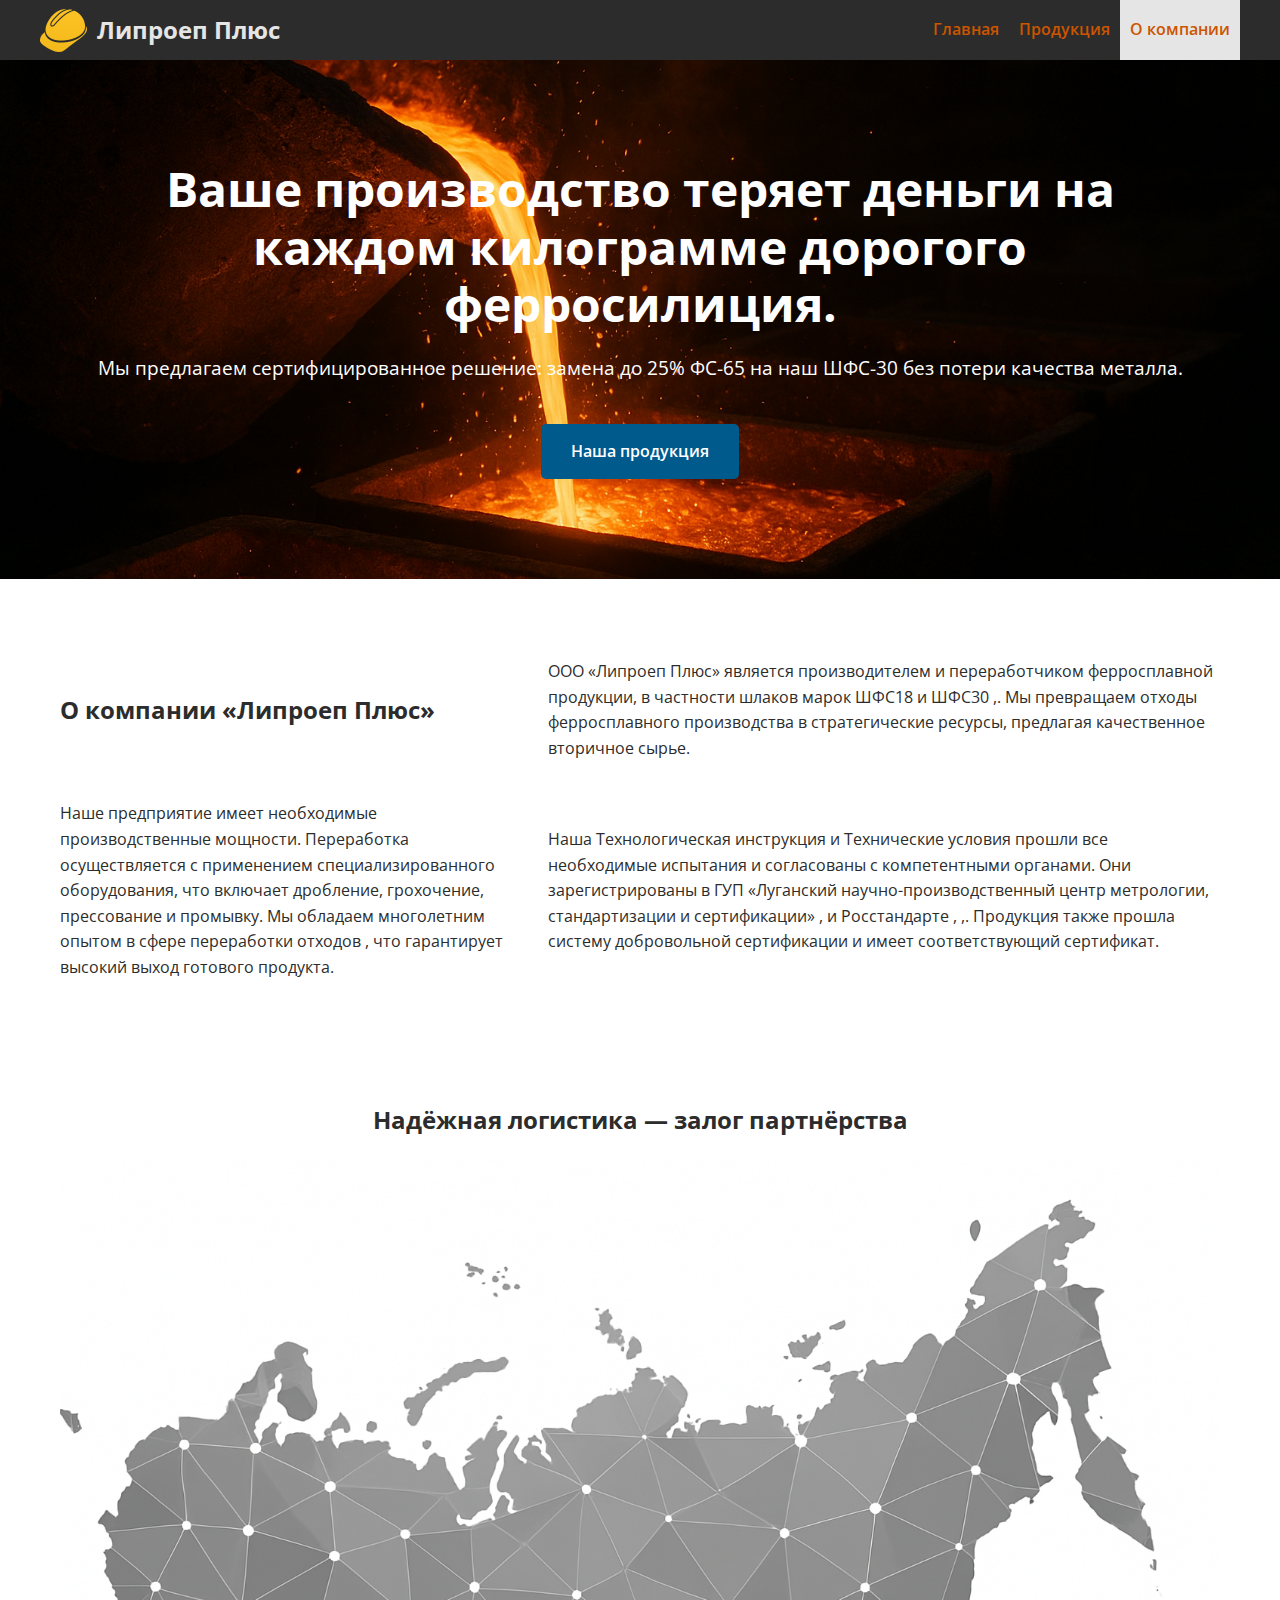
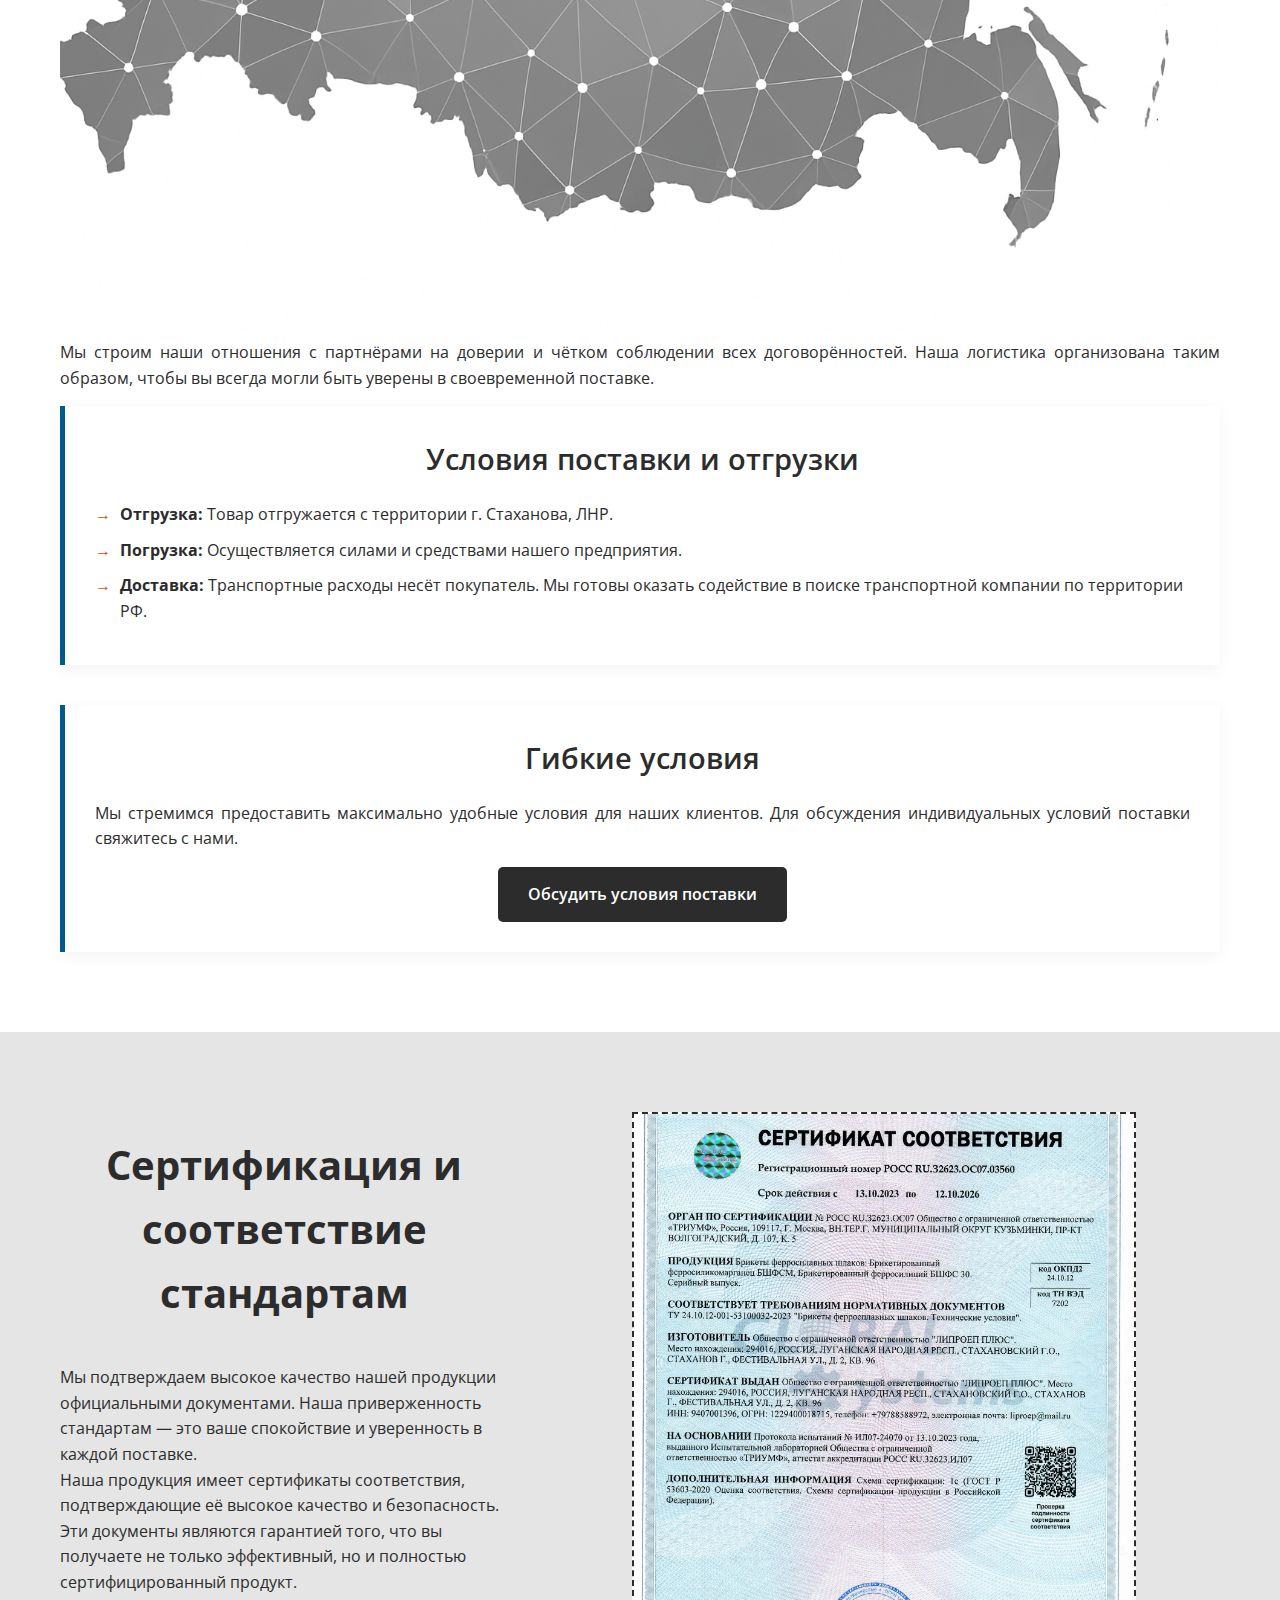
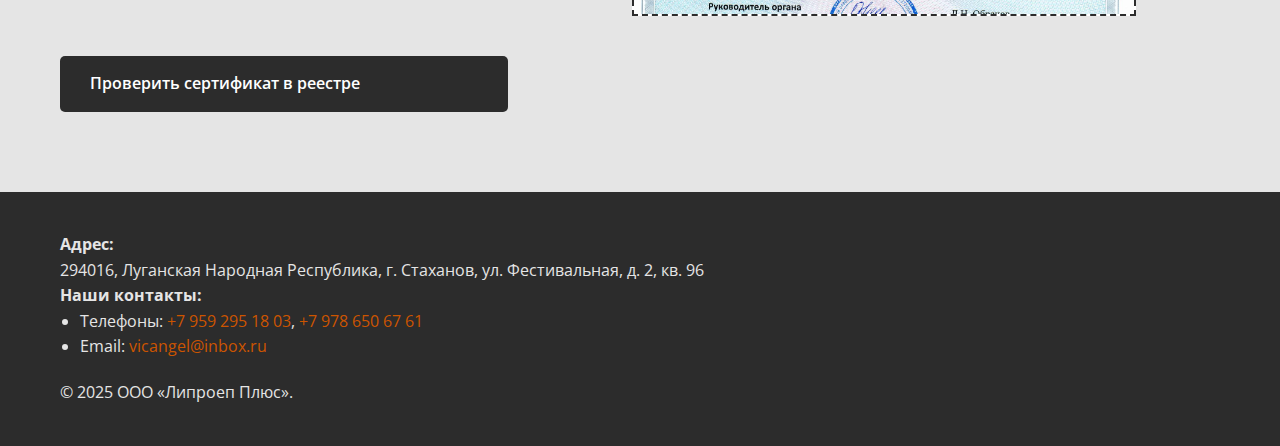
<file: about.html>
<!DOCTYPE html>
<html lang="ru">
<head>
    <meta charset="UTF-8">
    <meta name="viewport" content="width=device-width, initial-scale=1.0">
    <title>ООО «Липроеп Плюс» - B2B решения для металлургии</title>
    <link rel="icon" type="image/png" href="imgs/favicon.png"/>
    <link rel="stylesheet" href="сss/style.css">
    <link rel="preconnect" href="https://fonts.googleapis.com">
    <link rel="preconnect" href="https://fonts.gstatic.com" crossorigin>
    <link href="https://fonts.googleapis.com/css2?family=Open+Sans:wght@400;600;700&display=swap" rel="stylesheet">
</head>
<body>

    <header class="header">
        <div class="container">
            <div class="logo">
                <img src="imgs/005.png" alt="Липроеп Плюс" height="100%">
                <span class="logo-text">Липроеп Плюс</span>
            </div>
            <div class="nav">
                <ul class="nav-list">
                    <li><a href="index.html" class="nav-link">Главная</a></li>
                    <li><a href="products.html" class="nav-link">Продукция</a></li>
                    <li id="select"><a href="about.html" class="nav-link">О компании</a></li>
                </ul>
            </div>
            <button class="burger-menu" aria-label="Меню">
                <span></span>
                <span></span>
                <span></span>
            </button>
        </div>
    </header>

    <main>
        <section class="hero-section" style="background-image: url('imgs/000.png');">
            <div class="hero-content container">
                <h1 class="hero-title">Ваше производство теряет деньги на каждом килограмме дорогого ферросилиция.</h1>
                <p class="hero-subtitle">Мы предлагаем сертифицированное решение: замена до 25% ФС-65 на наш ШФС-30 без потери качества металла.</p>
                <a href="products.html" class="btn btn-primary">Наша продукция</a>
            </div>
        </section>

        <section class="about-section about-section-bg-two" id="about-us">
            <div class="container">
                <h2>О компании «Липроеп Плюс»</h2>
                <p>ООО «Липроеп Плюс» является производителем и переработчиком ферросплавной продукции, в частности шлаков марок ШФС18 и ШФС30 ,. Мы превращаем отходы ферросплавного производства в стратегические ресурсы, предлагая качественное вторичное сырье.</p>
                <p>Наше предприятие имеет необходимые производственные мощности. Переработка осуществляется с применением специализированного оборудования, что включает дробление, грохочение, прессование и промывку. Мы обладаем многолетним опытом в сфере переработки отходов , что гарантирует высокий выход готового продукта.</p>
                <p>Наша Технологическая инструкция и Технические условия прошли все необходимые испытания и согласованы с компетентными органами. Они зарегистрированы в ГУП «Луганский научно-производственный центр метрологии, стандартизации и сертификации» ,  и Росстандарте , ,. Продукция также прошла систему добровольной сертификации и имеет соответствующий сертификат.</p>
            </div>
        </section>

        <section class="logistics-section product-section">
            <div class="container">
                <h2>Надёжная логистика — залог партнёрства</h2>
                <img src="imgs/002.png" alt="Липроеп Плюс" width="100%">
                <p>Мы строим наши отношения с партнёрами на доверии и чётком соблюдении всех договорённостей. Наша логистика организована таким образом, чтобы вы всегда могли быть уверены в своевременной поставке.</p>

                <div class="product-block">
                    <h3>Условия поставки и отгрузки</h3>
                    <ul>
                        <li><strong>Отгрузка:</strong> Товар отгружается с территории г. Стаханова, ЛНР.</li>
                        <li><strong>Погрузка:</strong> Осуществляется силами и средствами нашего предприятия.</li>
                        <li><strong>Доставка:</strong> Транспортные расходы несёт покупатель. Мы готовы оказать содействие в поиске транспортной компании по территории РФ.</li>
                    </ul>
                </div>

                <div class="why-us-block">
                    <h3>Гибкие условия</h3>
                    <p>Мы стремимся предоставить максимально удобные условия для наших клиентов. Для обсуждения индивидуальных условий поставки свяжитесь с нами.</p>
                    <a href="mailto:vicangel@inbox.ru" class="btn btn-secondary">Обсудить условия поставки</a>
                </div>
            </div>
        </section>

        <section class="about-section about-section-bg-one" id="about">
            <div class="container">
                <div class="about-content">
                    <h2 class="section-title">Сертификация и соответствие стандартам</h2>
                    <p>Мы подтверждаем высокое качество нашей продукции официальными документами. Наша приверженность стандартам — это ваше спокойствие и уверенность в каждой поставке.</p>
                    <p>Наша продукция имеет сертификаты соответствия, подтверждающие её высокое качество и безопасность. Эти документы являются гарантией того, что вы получаете не только эффективный, но и полностью сертифицированный продукт.</p>
                </div>
                <div class="about-image-wrapper">
                    <div class="placeholder-image"> <!--style="background-image: url('imgs/004.png');">-->
                        <img src="files/ROSS-RU.Z2623.OS07.03560.jpg" alt="Наш подход: не продажа, а партнёрство" width="500px" height="500px">
                        <!--<p>Фото: реальный производственный процесс или специалист на объекте</p>-->
                    </div>
                </div>
                <a href="https://globalreestr.ru/certificates/obshhestvo-s-ogranichennoj-otvetstvennostyu-liproep-plyus/" class="btn btn-secondary" target="_blank">Проверить сертификат в реестре</a>
            </div>
        </section>
    </main>

    <footer class="footer" id="contact">
        <div class="container">
            <div class="footer-contact">
                <strong>Адрес:</strong>
                <p>294016, Луганская Народная Республика, г. Стаханов, ул. Фестивальная, д. 2, кв. 96</p>
                <strong>Наши контакты:</strong>
                <ul>
                    <li>Телефоны: <a href="tel:+79592951803">+7 959 295 18 03</a>, <a href="tel:+79786506761">+7 978 650 67 61</a></li>
                    <li>Email: <a href="mailto:vicangel@inbox.ru">vicangel@inbox.ru</a></li>
                </ul>
            </div>
            <div class="copyright">
                <p>&copy; 2025 ООО «Липроеп Плюс».</p>
            </div>
        </div>
    </footer>

    <script src="js/script.js"></script>
</body>
</html>
</file>
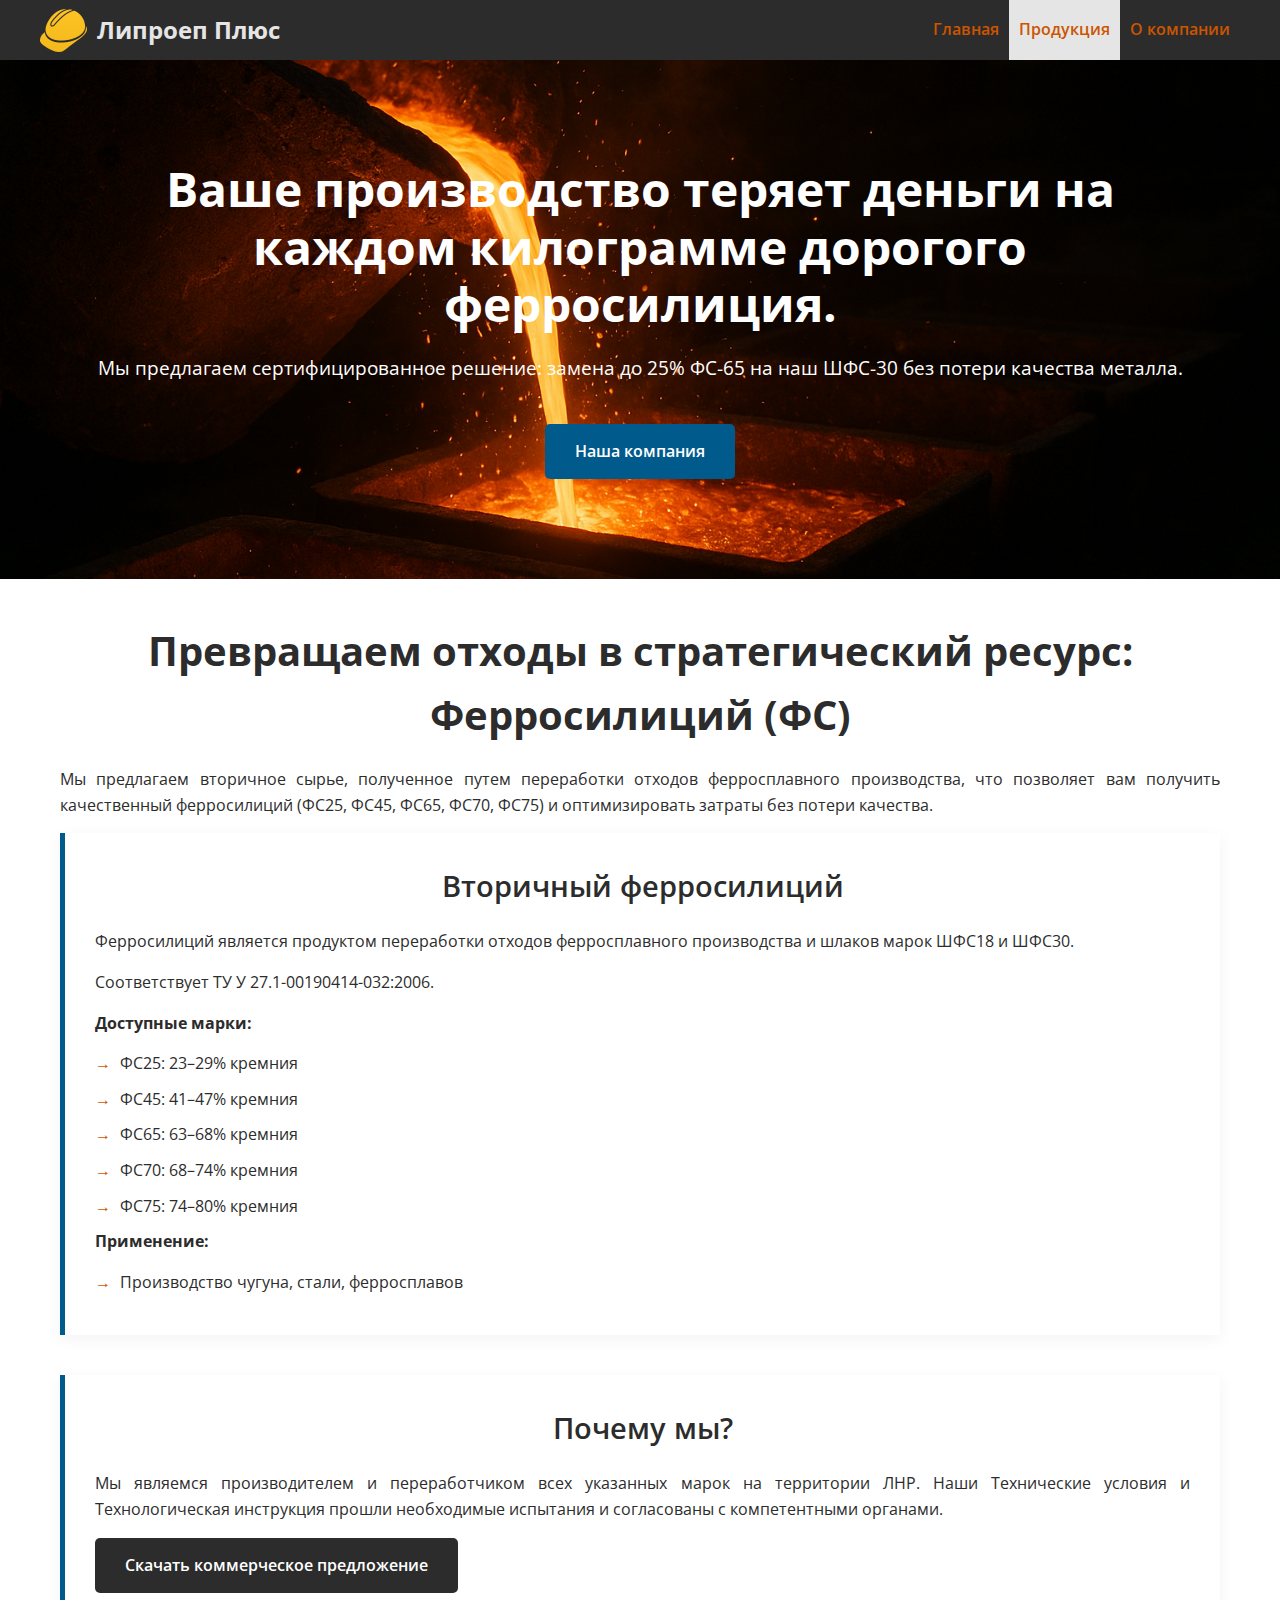
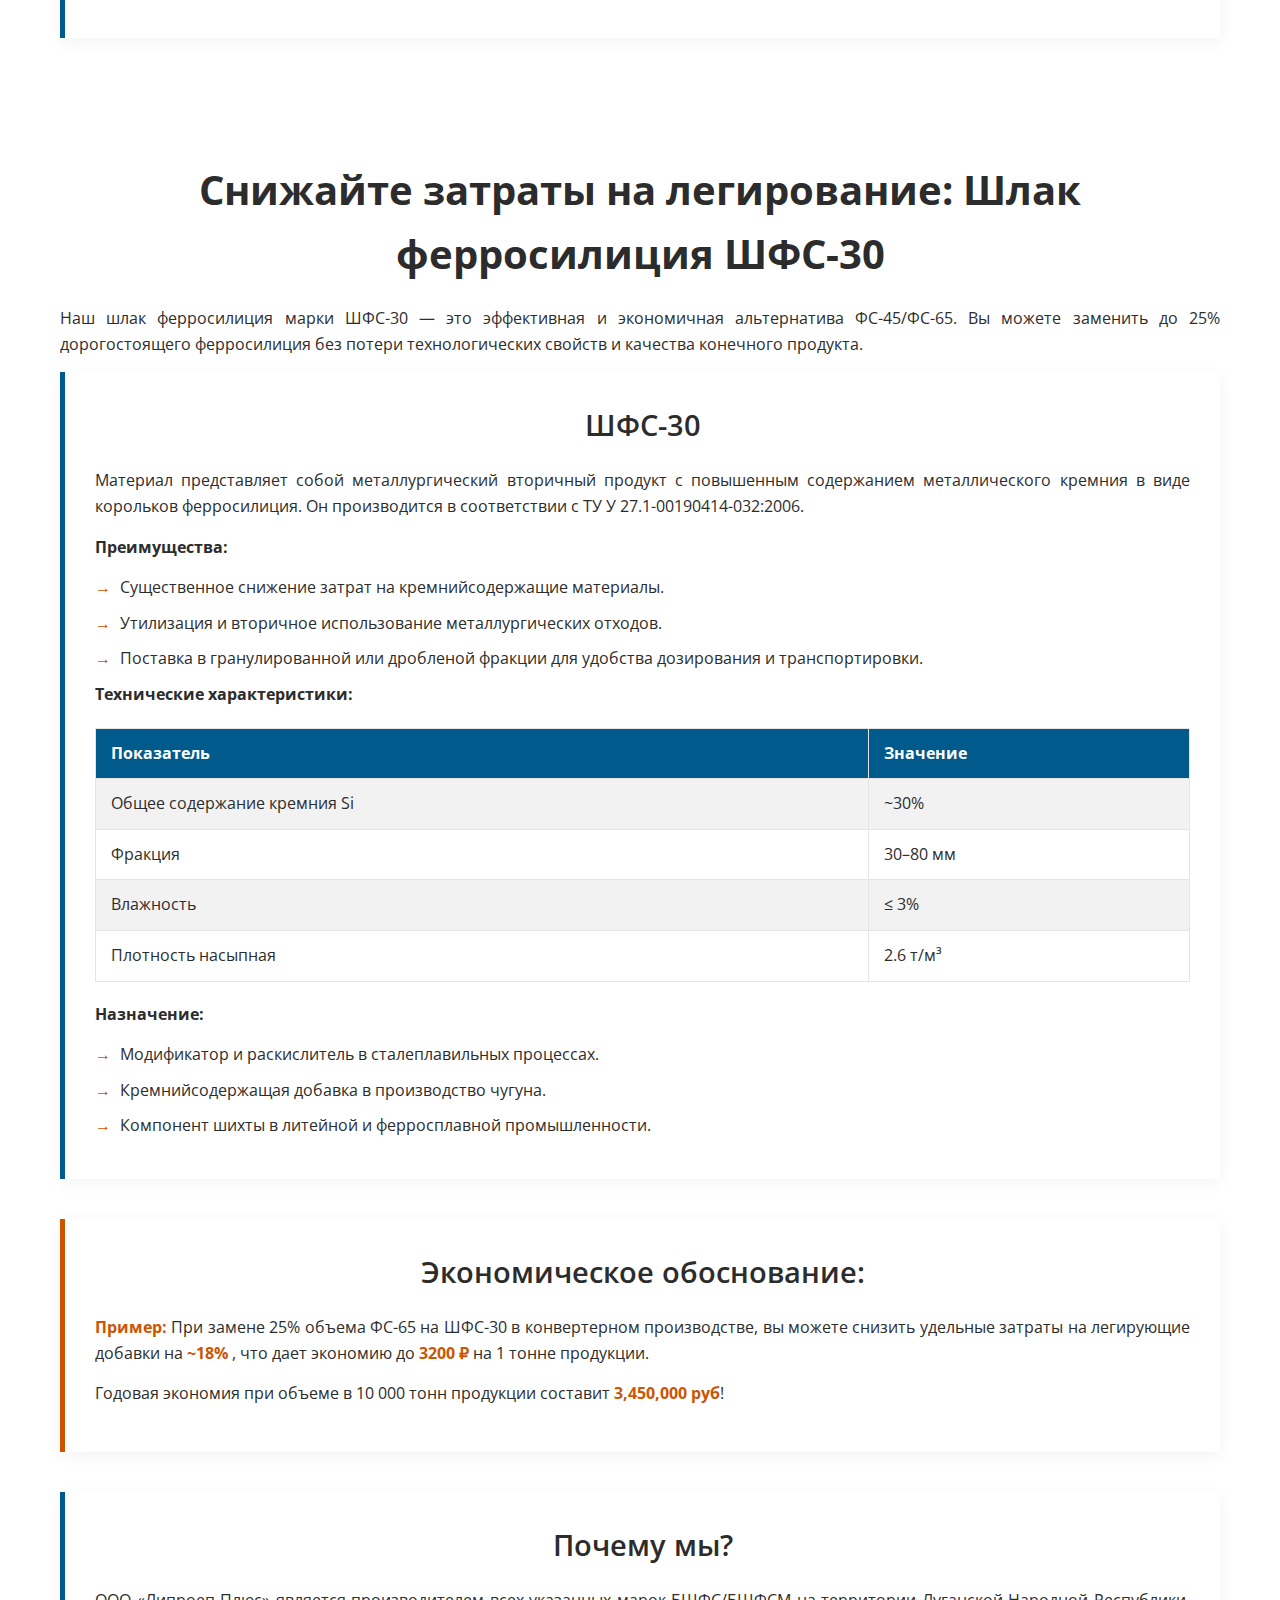
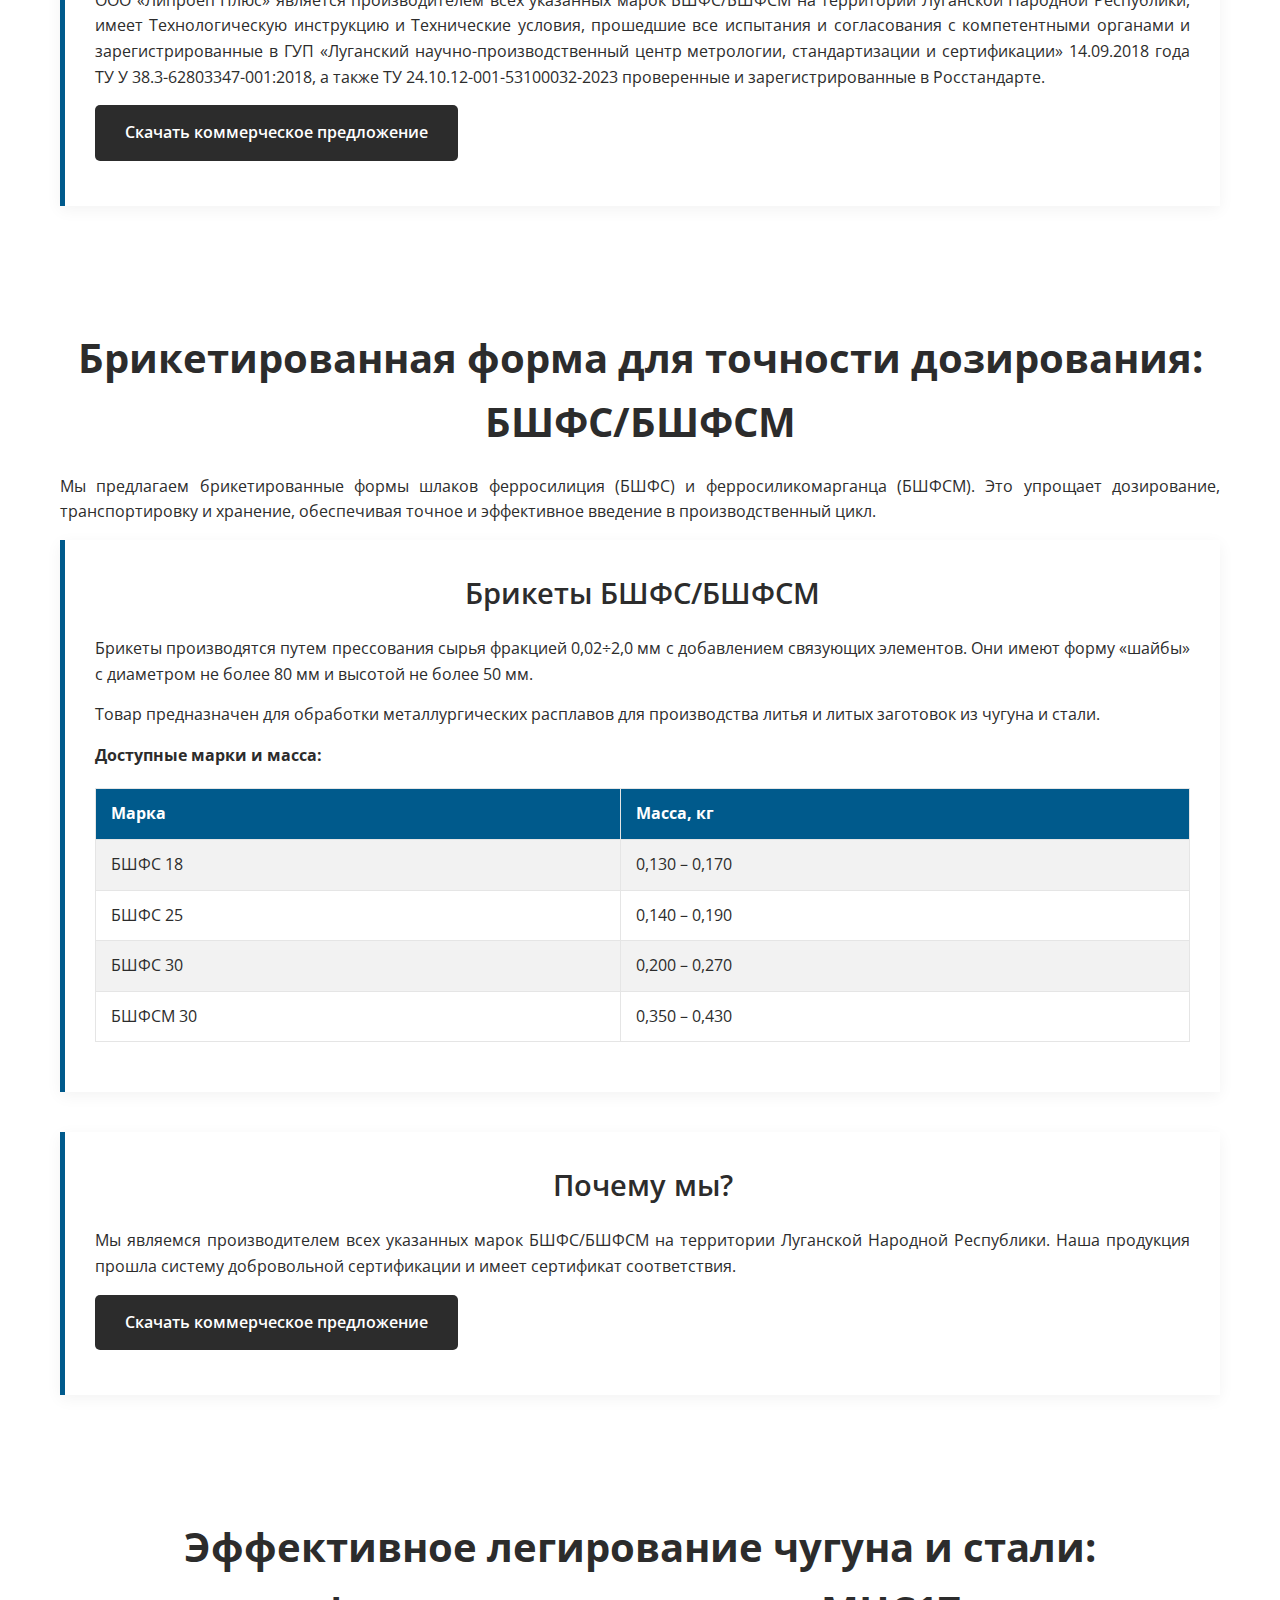
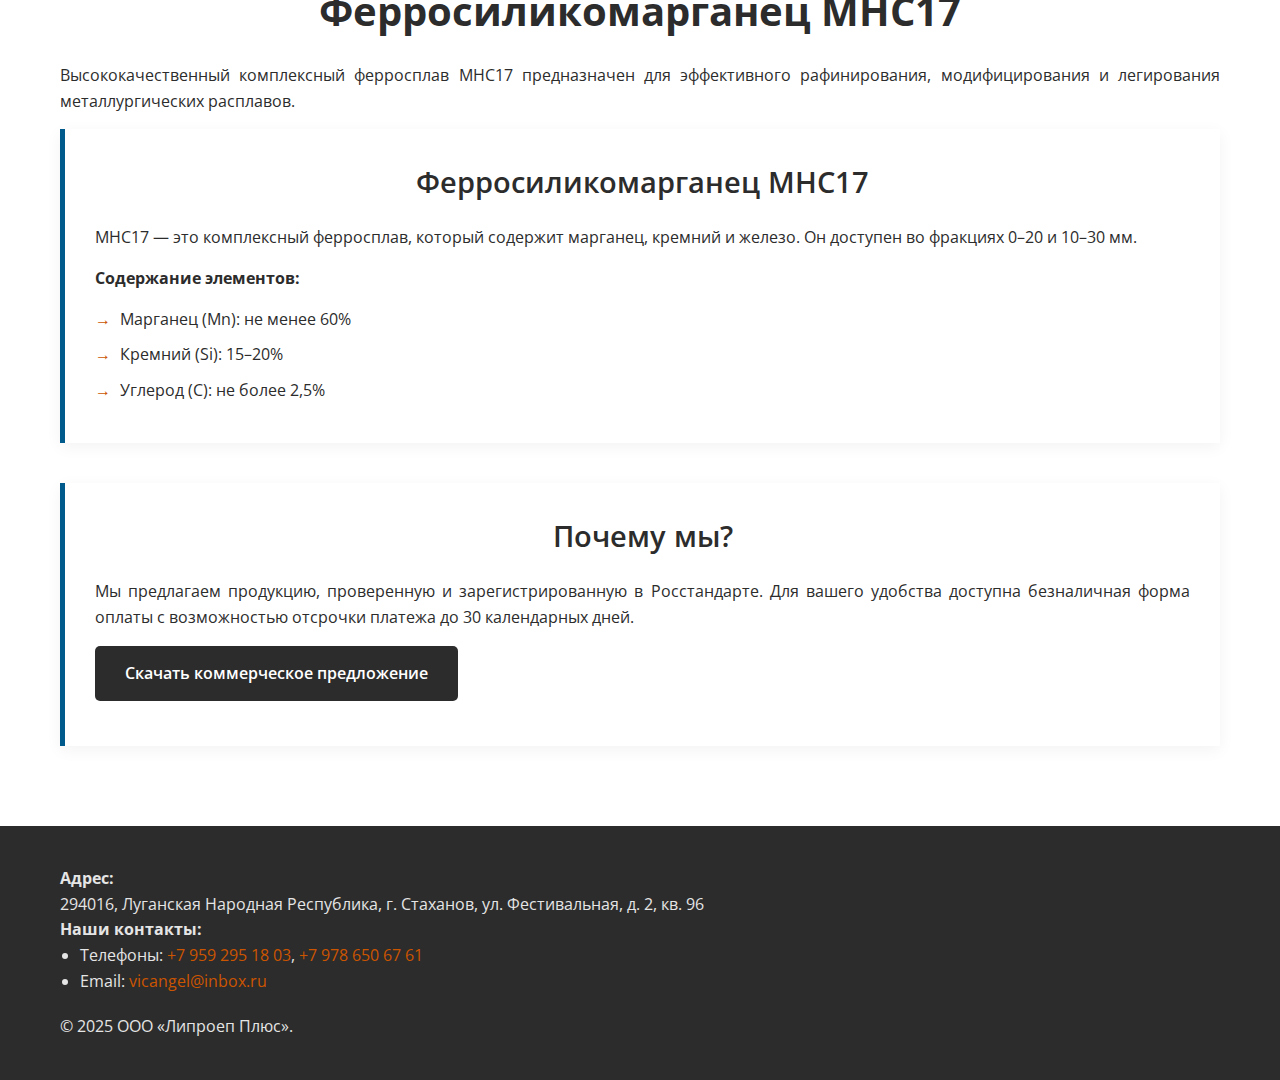
<file: products.html>
<!DOCTYPE html>
<html lang="ru">
<head>
    <meta charset="UTF-8">
    <meta name="viewport" content="width=device-width, initial-scale=1.0">
    <title>ООО «Липроеп Плюс» - B2B решения для металлургии</title>
    <link rel="icon" type="image/png" href="imgs/favicon.png"/>    
    <link rel="stylesheet" href="сss/style.css">
    <link rel="preconnect" href="https://fonts.googleapis.com">
    <link rel="preconnect" href="https://fonts.gstatic.com" crossorigin>
    <link href="https://fonts.googleapis.com/css2?family=Open+Sans:wght@400;600;700&display=swap" rel="stylesheet">
</head>
<body>
    <header class="header">
        <div class="container">
            <div class="logo">
                <img src="imgs/005.png" alt="Липроеп Плюс" height="100%">
                <span class="logo-text">Липроеп Плюс</span>
            </div>
            <div class="nav">
                <ul class="nav-list">
                    <li><a href="index.html" class="nav-link">Главная</a></li>
                    <li id="select"><a href="products.html" class="nav-link">Продукция</a></li>
                    <li><a href="about.html" class="nav-link">О компании</a></li>
                </ul>
            </div>
            <button class="burger-menu" aria-label="Меню">
                <span></span>
                <span></span>
                <span></span>
            </button>
        </div>
    </header>

    <main>
        <section class="hero-section" style="background-image: url('imgs/000.png');">
            <div class="hero-content container">
                <h1 class="hero-title">Ваше производство теряет деньги на каждом килограмме дорогого ферросилиция.</h1>
                <p class="hero-subtitle">Мы предлагаем сертифицированное решение: замена до 25% ФС-65 на наш ШФС-30 без потери качества металла.</p>
                <a href="about.html" class="btn btn-primary">Наша компания</a>
            </div>
        </section>

        <section class="product-section">
            <div class="container">
                <h2 class="section-title">Превращаем отходы в стратегический ресурс: Ферросилиций (ФС)</h2>
                <p>Мы предлагаем вторичное сырье, полученное путем переработки отходов ферросплавного производства, что позволяет вам получить качественный ферросилиций (ФС25, ФС45, ФС65, ФС70, ФС75) и оптимизировать затраты без потери качества.</p>
                <div class="product-block">
                    <h3>Вторичный ферросилиций</h3>
                    <p>
                        Ферросилиций является продуктом переработки отходов ферросплавного производства и шлаков марок ШФС18 и ШФС30.
                    </p>
                    <p>
                        Соответствует ТУ У 27.1-00190414-032:2006.
                    </p>
                    <h4>Доступные марки:</h4>
                    <ul>
                        <li>ФС25: 23–29% кремния </li>
                        <li>ФС45: 41–47% кремния </li>
                        <li>ФС65: 63–68% кремния </li>
                        <li>ФС70: 68–74% кремния </li>
                        <li>ФС75: 74–80% кремния </li>
                    </ul>
                    <h4>Применение:</h4>
                    <ul>
                        <li>Производство чугуна, стали, ферросплавов </li>
                    </ul>
                </div>

                <div class="why-us-block">
                    <h3>Почему мы?</h3>
                    <p>
                        Мы являемся производителем и переработчиком всех указанных марок на территории ЛНР. Наши Технические условия и Технологическая инструкция прошли необходимые испытания и согласованы с компетентными органами.
                    </p>
                    <p>
                        <a href="files/Коммерческое_предложение_переработка_1.pdf" class="btn btn-secondary">Скачать коммерческое предложение</a>
                    </p>
                </div>
            </div>
        </section>

        <section class="product-section">
            <div class="container">
                <h2 class="section-title">Снижайте затраты на легирование: Шлак ферросилиция ШФС-30</h2>
                <p>Наш шлак ферросилиция марки ШФС-30 — это эффективная и экономичная альтернатива ФС-45/ФС-65. Вы можете заменить до 25% дорогостоящего ферросилиция без потери технологических свойств и качества конечного продукта.</p>

                <div class="product-block">
                    <h3>ШФС-30</h3>
                    <p>Материал представляет собой металлургический вторичный продукт с повышенным содержанием металлического кремния в виде корольков ферросилиция. Он производится в соответствии с ТУ У 27.1-00190414-032:2006.</p>
                    <h4>Преимущества:</h4>
                    <ul>
                        <li>Существенное снижение затрат на кремнийсодержащие материалы.</li>
                        <li>Утилизация и вторичное использование металлургических отходов.</li>
                        <li>Поставка в гранулированной или дробленой фракции для удобства дозирования и транспортировки.</li>
                    </ul>
                    <h4>Технические характеристики:</h4>
                    <div class="table-container">
                        <table>
                            <thead>
                                <tr>
                                    <th>Показатель</th>
                                    <th>Значение</th>
                                </tr>
                            </thead>
                            <tbody>
                                <tr><td>Общее содержание кремния Si</td><td>~30%</td></tr>
                                <tr><td>Фракция</td><td>30–80 мм </td></tr>
                                <tr><td>Влажность</td><td>≤ 3% </td></tr>
                                <tr><td>Плотность насыпная</td><td>2.6 т/м³ </td></tr>
                            </tbody>
                        </table>
                    </div>
                    <h4>Назначение:</h4>
                    <ul>
                        <li>Модификатор и раскислитель в сталеплавильных процессах.</li>
                        <li>Кремнийсодержащая добавка в производство чугуна.</li>
                        <li>Компонент шихты в литейной и ферросплавной промышленности.</li>
                    </ul>
                </div>
                
                <div class="economic-block">
                    <h3>Экономическое обоснование:</h3>
                    <p><strong>Пример:</strong> При замене 25% объема ФС-65 на ШФС-30 в конвертерном производстве, вы можете снизить удельные затраты на легирующие добавки на <strong>~18%</strong> , что дает экономию до <strong>3200 ₽</strong> на 1 тонне продукции. </p>
                    <p>Годовая экономия при объеме в 10 000 тонн продукции составит <strong>3,450,000 руб</strong>!</p>
                </div>

                <div class="why-us-block">
                    <h3>Почему мы?</h3>
                    <p>ООО «Липроеп Плюс» является производителем всех указанных марок БШФС/БШФСМ на территории Луганской Народной Республики,  имеет Технологическую инструкцию и Технические условия, прошедшие все испытания и согласования с компетентными органами и зарегистрированные в ГУП «Луганский научно-производственный центр метрологии, стандартизации и сертификации» 14.09.2018 года ТУ У 38.3-62803347-001:2018, а также ТУ 24.10.12-001-53100032-2023 проверенные и зарегистрированные в Росстандарте.</p>
                    <p><a href="files/Коммерческое_предложение_ШФС30.pdf" class="btn btn-secondary">Скачать коммерческое предложение</a></p>
                </div>
            </div>
        </section>

        <section class="product-section">
            <div class="container">
                <h2 class="section-title">Брикетированная форма для точности дозирования: БШФС/БШФСМ</h2>
                <p>Мы предлагаем брикетированные формы шлаков ферросилиция (БШФС) и ферросиликомарганца (БШФСМ). Это упрощает дозирование, транспортировку и хранение, обеспечивая точное и эффективное введение в производственный цикл.</p>

                <div class="product-block">
                    <h3>Брикеты БШФС/БШФСМ</h3>
                    <p>
                        Брикеты производятся путем прессования сырья фракцией 0,02÷2,0 мм с добавлением связующих элементов. Они имеют форму «шайбы» с диаметром не более 80 мм и высотой не более 50 мм.
                    </p>
                    <p>
                        Товар предназначен для обработки металлургических расплавов для производства литья и литых заготовок из чугуна и стали.
                    </p>
                    <h4>Доступные марки и масса:</h4>
                    <div class="table-container">
                        <table>
                            <thead>
                                <tr>
                                    <th>Марка</th>
                                    <th>Масса, кг</th>
                                </tr>
                            </thead>
                            <tbody>
                                <tr><td>БШФС 18</td><td>0,130 – 0,170 </td></tr>
                                <tr><td>БШФС 25</td><td>0,140 – 0,190 </td></tr>
                                <tr><td>БШФС 30</td><td>0,200 – 0,270 </td></tr>
                                <tr><td>БШФСМ 30</td><td>0,350 – 0,430 </td></tr>
                            </tbody>
                        </table>
                    </div>                    
                </div>

                <div class="why-us-block">
                    <h3>Почему мы?</h3>
                    <p>
                        Мы являемся производителем всех указанных марок БШФС/БШФСМ на территории Луганской Народной Республики. Наша продукция прошла систему добровольной сертификации и имеет сертификат соответствия.
                    </p>
                    <p>
                        <a href="files/Коммерческое_предложение_БШФС_1.pdf" class="btn btn-secondary">Скачать коммерческое предложение</a>
                    </p>
                </div>
            </div>
        </section>

        <section class="product-section">
            <div class="container">
                <h2 class="section-title">Эффективное легирование чугуна и стали: Ферросиликомарганец МНС17</h2>
                <p>Высококачественный комплексный ферросплав МНС17 предназначен для эффективного рафинирования, модифицирования и легирования металлургических расплавов.</p>

                <div class="product-block">
                    <h3>Ферросиликомарганец МНС17</h3>
                    <p>
                        МНС17 — это комплексный ферросплав, который содержит марганец, кремний и железо. Он доступен во фракциях 0–20 и 10–30 мм.
                    </p>
                    <h4>Содержание элементов:</h4>
                    <ul>
                        <li>Марганец (Mn): не менее 60% </li>
                        <li>Кремний (Si): 15–20% </li>
                        <li>Углерод (С): не более 2,5% </li>
                    </ul>
                </div>

                <div class="why-us-block">
                    <h3>Почему мы?</h3>
                    <p>
                        Мы предлагаем продукцию, проверенную и зарегистрированную в Росстандарте. Для вашего удобства доступна безналичная форма оплаты с возможностью отсрочки платежа до 30 календарных дней.
                    </p>
                    <p>
                        <a href="files/Коммерческое_предложение_Ферросиликомарганец_МНС17.pdf" class="btn btn-secondary">Скачать коммерческое предложение</a>
                    </p>
                </div>
            </div>
        </section>

    </main>

    <footer class="footer" id="contact">
        <div class="container">
            <div class="footer-contact">
                <strong>Адрес:</strong>
                <p>294016, Луганская Народная Республика, г. Стаханов, ул. Фестивальная, д. 2, кв. 96</p>
                <strong>Наши контакты:</strong>
                <ul>
                    <li>Телефоны: <a href="tel:+79592951803">+7 959 295 18 03</a>, <a href="tel:+79786506761">+7 978 650 67 61</a></li>
                    <li>Email: <a href="mailto:vicangel@inbox.ru">vicangel@inbox.ru</a></li>
                </ul>
            </div>
            <div class="copyright">
                <p>&copy; 2025 ООО «Липроеп Плюс».</p>
            </div>
        </div>
    </footer>

    <script src="js/script.js"></script>
</body>
</html>
</file>
<file: сss/style.css>
/* Общие стили */
:root {
    --color-primary: #2C2C2C; /* Глубокий антрацитово-серый */
    --color-accent: #005A8C;  /* Технологичный синий */
    --color-secondary-accent: #CC5500; /* Тёплый оранжево-коричневый */
    --color-light-gray: #E5E5E5; /* Светло-серый */
    --color-white: #FFFFFF;
}

* {
    box-sizing: border-box;
    margin: 0;
    padding: 0;
}

html {
    scroll-behavior: smooth;
}

body {
    font-family: 'Open Sans', sans-serif;
    color: var(--color-primary);
    background-color: var(--color-light-gray);
    line-height: 1.6;
}

.container {
    max-width: 1200px;
    margin: 0 auto;
    padding: 0 20px;
}

.section-title {
    font-size: 2.5rem;
    font-weight: 700;
    color: var(--color-primary);
    margin-bottom: 40px;
    text-align: center;
}

.btn {
    display: inline-block;
    padding: 15px 30px;
    text-decoration: none;
    border-radius: 5px;
    font-weight: 600;
    transition: background-color 0.3s ease;
}

.btn-primary {
    background-color: var(--color-accent);
    color: var(--color-white);
}

.btn-primary:hover {
    background-color: #00466B;
}

/* Шапка */
.header {
    background-color: var(--color-primary);
    /*padding: 20px 0;*/
    color: var(--color-white);
    position: sticky;
    top: 0;
    z-index: 1000;
}

.header .container {
    display: flex;
    justify-content: space-between;
    align-items: center;
    padding: 0px;
}

.logo {
    display: flex;
    align-items: center;
    gap: 10px;
}

.logo img {
    object-fit: cover;
}

.logo-icon {
    width: 40px;
    height: 40px;
}

.logo-icon path {
    stroke: var(--color-secondary-accent);/*--color-accent);*/
}

.logo-text {
    font-size: 1.5rem;
    font-weight: 700;
    color: var(--color-light-gray);
}

.header .container .nav {
    display: flex;
    align-items: center;
    gap: 10px;
}

.header .container .nav .nav-list {
    display: flex;
    list-style: none;
    height: 60px;
}

.header .container .nav .nav-list #select {
    background-color: var(--color-light-gray);
    /*background-color: var(--color-accent);*/
}

.header .container .nav .nav-list #select .nav-link:hover {
    color: var(--color-primary);
}

.header .container .nav .nav-list li {
    padding: 0 10px;
    display: flex;
    justify-content: center;
    align-items: center;
    height: 60px;
}

.header .container .nav .nav-list li .nav-link {
    color: var(--color-secondary-accent);
    text-decoration: none;
    font-weight: 600;
    transition: color 0.3s ease;
    /*display:inline-block;*/
    display: block;
    justify-content: center;
    align-items: center;
    margin: auto;
}

.header .container .nav .nav-list li .nav-link:hover {
    color: var(--color-white);
}

.burger-menu {
    display: none;
    background: none;
    border: none;
    cursor: pointer;
    flex-direction: column;
    gap: 5px;
}

.burger-menu span {
    display: block;
    width: 25px;
    height: 3px;
    background-color: var(--color-white);
}

/* Первый экран */
.hero-section {
    /*background-image: url('placeholder_industrial_texture.jpg');*/ /* Плейсхолдер: текстура шлака или брикетов */
    background-size: cover;
    background-position: center;
    color: #FFFFFF;
    padding: 100px 0;
    text-align: center;
    position: relative;
}
/*.hero-section {
    position: relative;
    height: 80vh;
    background-size: cover;
    background-position: center;
    display: flex;
    align-items: center;
    justify-content: center;
    color: var(--color-white);
    text-align: center;
    padding: 0 20px;
    z-index: 1;
}*/

.hero-section::before {
    content: '';
    position: absolute;
    top: 0;
    left: 0;
    width: 100%;
    height: 100%;
    background-color: rgba(44, 44, 44, 0.7);
    z-index: -1;
}

/*.hero-content {
    max-width: 800px;
}*/
.hero-content {
    position: relative;
    z-index: 1;
}

.hero-title {
    font-size: 3rem;
    font-weight: 700;
    margin-bottom: 20px;
    line-height: 1.2;
}

.hero-subtitle {
    font-size: 1.2rem;
    margin-bottom: 40px;
}

/* Секция "Экономический эффект" */
.economic-section {
    padding: 80px 0;
    background-color: var(--color-white);
    text-align: center;
}

.data-blocks {
    display: flex;
    justify-content: center;
    gap: 40px;
    margin-bottom: 50px;
    flex-wrap: wrap;
}

.data-block {
    flex: 1;
    min-width: 250px;
    padding: 20px;
    background-color: var(--color-light-gray);
    border-radius: 10px;
    box-shadow: 0 4px 15px rgba(0, 0, 0, 0.1);
}

.data-number {
    font-size: 3rem;
    font-weight: 700;
    color: var(--color-secondary-accent);
    display: block;
    margin-bottom: 10px;
}

.data-description {
    font-size: 1rem;
    color: var(--color-primary);
}

.placeholder-diagram {
    width: 100%;
    height: 400px;
    background-color: var(--color-light-gray);
    border: 2px dashed var(--color-primary);
    display: flex;
    align-items: center;
    justify-content: center;
    color: var(--color-primary);
    font-weight: 600;
}

/* Секция "О компании" */
.about-section {
    padding: 80px 0;
}

.about-section-bg-one {
    background-color: var(--color-light-gray);
}

.about-section-bg-two {
    background-color: var(--color-white);
}

.about-content {
    margin-bottom: 40px;
    text-align: center;
}

.about-image-wrapper {
    display: flex;
    justify-content: center;
    align-items: center;
}

.placeholder-image {
    background-repeat: no-repeat;
    background-color: var(--color-white);
    border: 2px dashed var(--color-primary);
    display: flex;
    align-items: center;
    justify-content: center;
    color: var(--color-primary);
    font-weight: 600;
}

.placeholder-image img {
    object-fit: cover;
}

/* Секция "Преимущества" */
.products-section {
    padding: 80px 0;
    background-color: var(--color-white);
}

.benefits-list {
    list-style-type: none;
    display: grid;
    grid-template-columns: repeat(auto-fit, minmax(300px, 1fr));
    gap: 20px;
}

.benefits-list li {
    background-color: var(--color-light-gray);
    padding: 20px;
    border-left: 5px solid var(--color-accent);
    transition: transform 0.3s ease;
}

.benefits-list li:hover {
    transform: translateY(-5px);
}

/* Подвал */
.footer {
    background-color: var(--color-primary);
    color: var(--color-light-gray);
    padding: 40px 0;
    /*text-align: center;*/
}

.footer-contact hr {
    background-color: var(--color-light-gray);
    color: var(--color-light-gray);
    border: 1px solid var(--color-light-gray);
}

.footer-contact ul {
    margin: 0px 20px;
}
    /*list-style-type: none;
    display: grid;
    grid-template-columns: repeat(auto-fit, minmax(300px, 1fr));
    gap: 20px;*/

.footer-contact a {
    color: var(--color-secondary-accent);/* --color-accent);*/
    text-decoration: none;
}

.footer-contact a:hover {
    text-decoration: underline;
}

.copyright {
    margin-top: 20px;
}

/* Адаптивность */
@media (min-width: 768px) {
    .about-section .container {
        display: grid;
        grid-template-columns: 1fr 1.5fr;
        gap: 40px;
        align-items: center;
    }

    .about-content {
        margin-bottom: 0;
        text-align: left;
    }
}

@media (max-width: 768px) {
    .hero-title {
        font-size: 2rem;
    }

    /*
    .nav {
        display: block;
        width: 100%;
        height: 75px;
        position: absolute;
        top: 0px;
        top: 80px;
        left: 0;
        background-color: var(--color-primary);
        flex-direction: column;
        display: flex;
        align-items: center;
        gap: 10px;
        text-align: center;
    }
    */
    /*
    .nav-list {
        flex-direction: column;
        padding: 0px;
        gap: 15px;
    }
    */

    .burger-menu {
        display: flex;
    }

    .nav.active {
        display: flex;
    }

    .data-blocks {
        flex-direction: column;
        gap: 20px;
    }
}

/* Общие стили для продуктовых секций */
.product-section {
    padding: 40px 0;
    /*background-color: var(--color-light-gray);*/
    background-color: var(--color-white);
}

.product-section h2, .product-section h3 {
    text-align: center;
    margin-bottom: 20px;
}

.product-section p {
    text-align: justify;
    margin-bottom: 15px;
}

/* Стили для блока "Наш продукт" */
.product-block, .economic-block, .why-us-block {
    background-color: var(--color-white);
    padding: 30px;
    border-left: 5px solid var(--color-accent);
    margin-bottom: 40px;
    box-shadow: 0 4px 15px rgba(0, 0, 0, 0.05);
}

.product-block h3, .economic-block h3, .why-us-block h3 {
    color: var(--color-primary);
    font-size: 1.8rem;
    font-weight: 600;
}

.product-block ul {
    list-style-type: none;
    padding-left: 0;
    margin-top: 15px;
}

.product-block ul li {
    position: relative;
    padding-left: 25px;
    margin-bottom: 10px;
}

.product-block ul li::before {
    content: '→';
    position: absolute;
    left: 0;
    color: var(--color-secondary-accent);
    font-weight: bold;
}

/* Стили для таблиц */
.table-container {
    overflow-x: auto;
    margin-top: 20px;
    margin-bottom: 20px;
}

.table-container table {
    width: 100%;
    border-collapse: collapse;
    text-align: left;
}

.table-container th, .table-container td {
    padding: 12px 15px;
    border: 1px solid var(--color-light-gray);
}

.table-container thead {
    background-color: var(--color-accent);
    color: var(--color-white);
}

.table-container tbody tr:nth-child(odd) {
    background-color: #f2f2f2;
}

.table-container tbody tr:hover {
    background-color: var(--color-white);
}

/* Стили для блока "Экономическое обоснование" */
.economic-block {
    border-left-color: var(--color-secondary-accent);
}

.economic-block strong {
    color: var(--color-secondary-accent);
}

/* Стили для блока "Почему мы?" */
.why-us-block {
    text-align: center;
}

.btn-secondary {
    background-color: var(--color-primary);
    color: var(--color-white);
}

.btn-secondary:hover {
    background-color: #4C4C4C;
}

/* Адаптивность для продуктовых секций */
@media (max-width: 768px) {
    .product-section {
        padding: 60px 0;
    }

    .product-block, .economic-block, .why-us-block {
        padding: 20px;
    }
}
</file>
